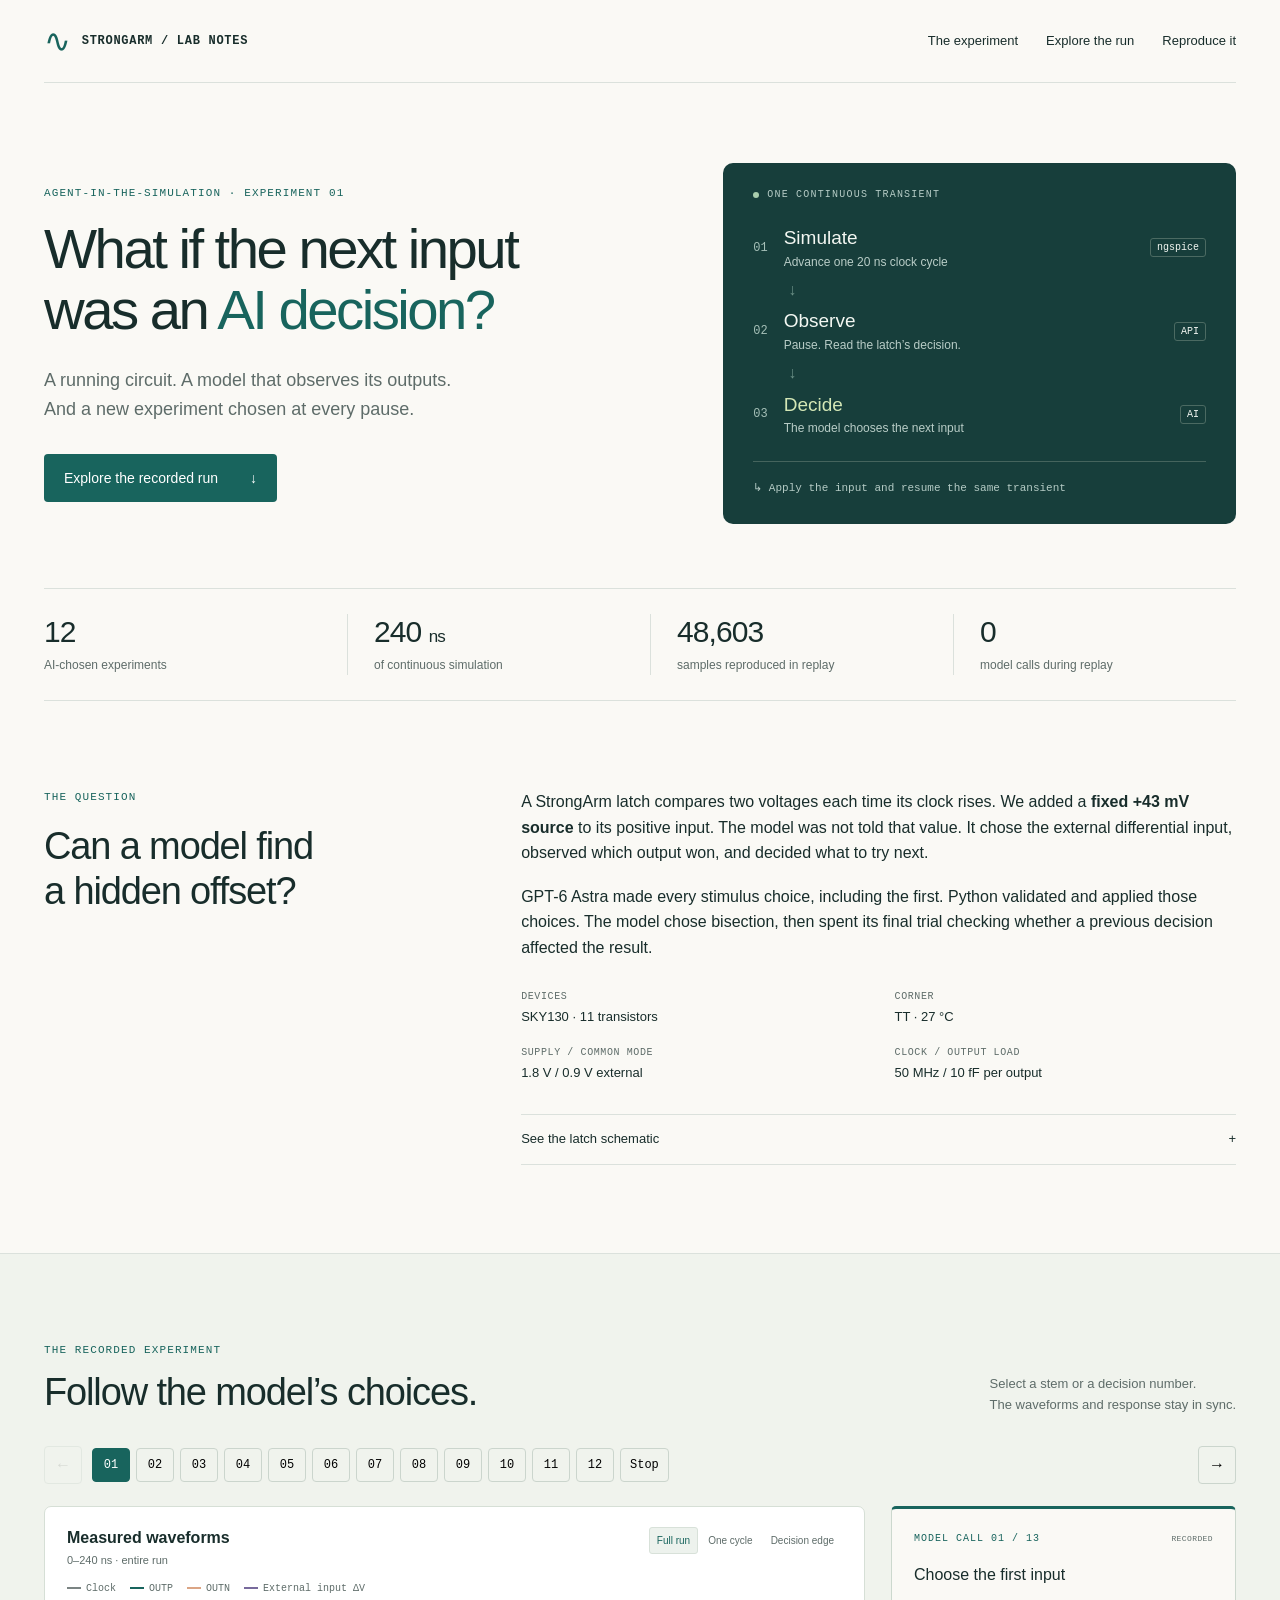
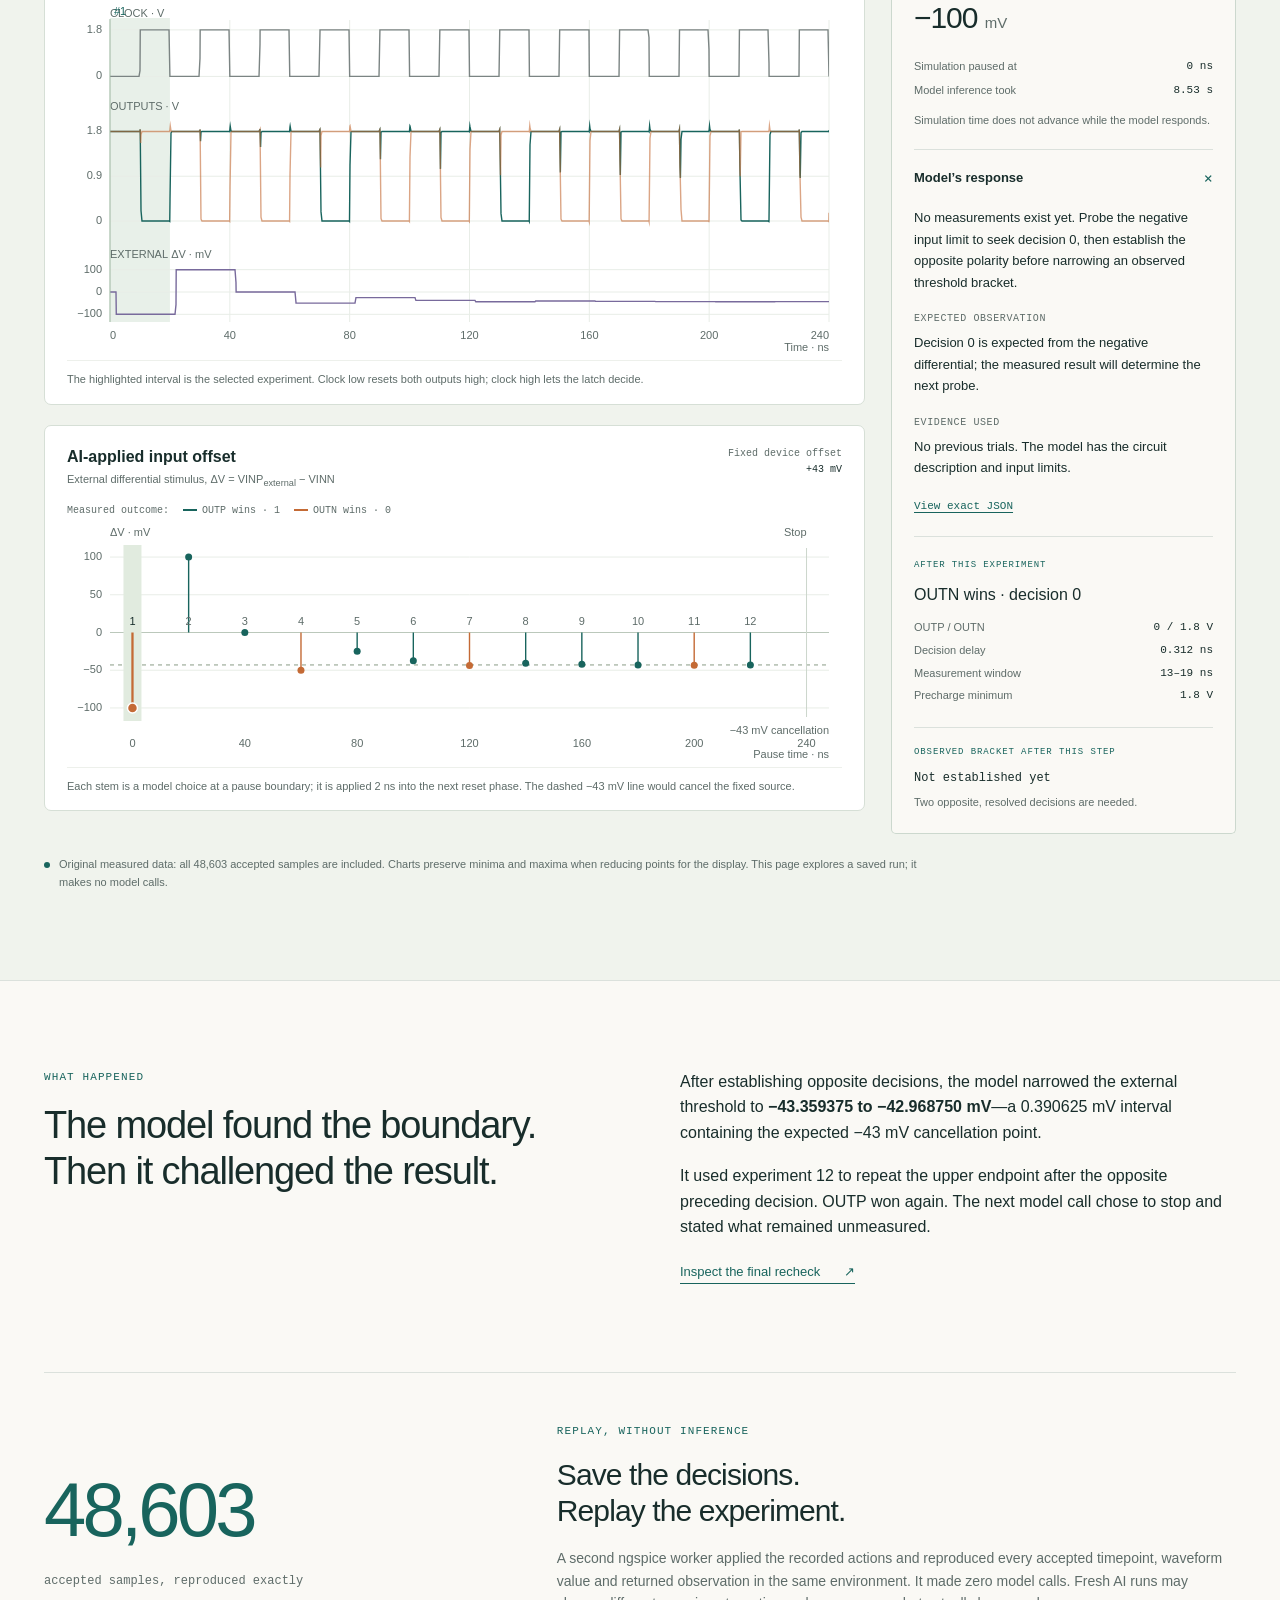
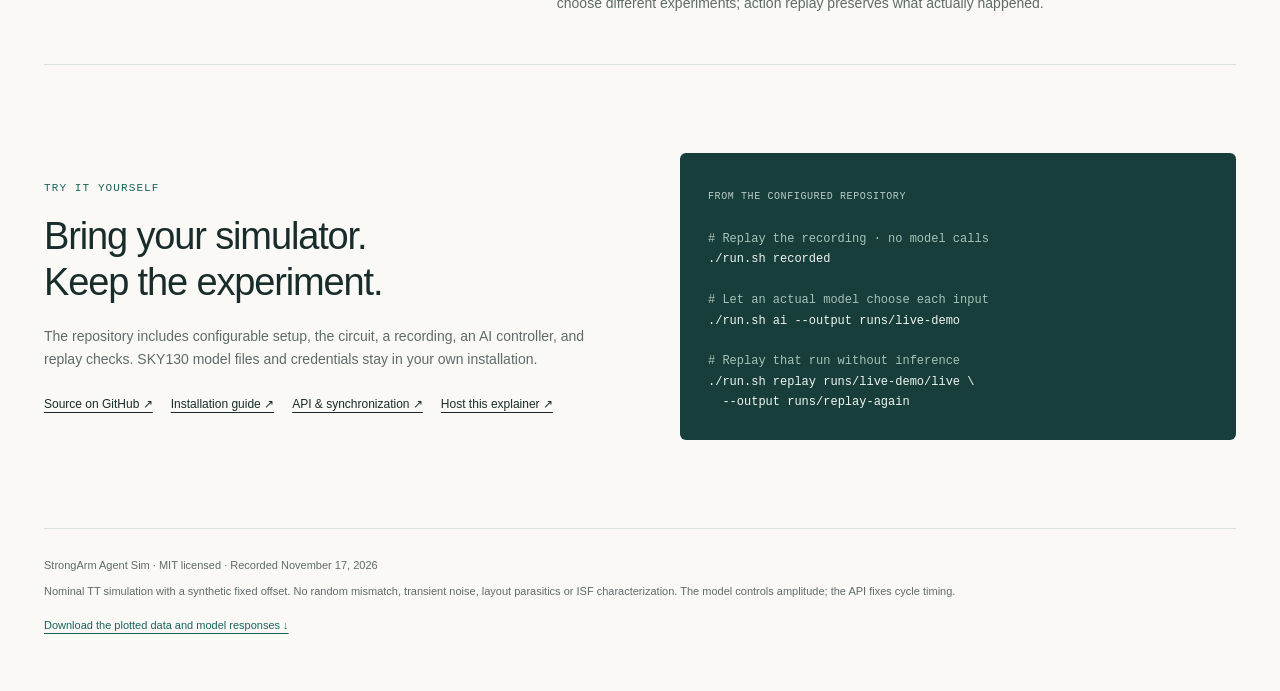
<file: docs/index.html>
<!doctype html>
<html lang="en">
<head>
  <meta charset="utf-8">
  <meta name="viewport" content="width=device-width, initial-scale=1">
  <meta name="description" content="Explore a real AI-in-the-simulation experiment: a model chooses inputs for a SKY130 StrongArm latch, observes its outputs, and records every decision for exact replay.">
  <meta name="theme-color" content="#173e3b">
  <title>An agent inside the simulation · StrongArm experiment</title>
  <link rel="icon" href="data:,">
  <link rel="stylesheet" href="assets/explainer.css">
  <script defer src="assets/experiment.js"></script>
  <script defer src="assets/explainer.js"></script>
  <script data-goatcounter="https://jasonpjacobs.goatcounter.com/count"
          async src="//gc.zgo.at/count.js"></script>
</head>
<body>
<a class="skip-link" href="#explore">Skip to the experiment</a>
<header class="masthead wrap">
  <a class="wordmark" href="#top"><span class="wordmark-symbol" aria-hidden="true">∿</span> STRONGARM / LAB NOTES</a>
  <nav aria-label="Main"><a href="#experiment">The experiment</a><a href="#explore">Explore the run</a><a href="#reproduce">Reproduce it</a></nav>
</header>
<main id="top">
  <section class="hero wrap" aria-labelledby="title">
    <div class="hero-copy">
      <p class="eyebrow">AGENT-IN-THE-SIMULATION · EXPERIMENT 01</p>
      <h1 id="title">What if the next input <br>was an <em>AI decision?</em></h1>
      <p class="lede">A running circuit. A model that observes its outputs.<br class="wide-only"> And a new experiment chosen at every pause.</p>
      <a class="button primary" href="#explore">Explore the recorded run <span aria-hidden="true">↓</span></a>
    </div>
    <figure class="loop-figure" aria-label="The experiment loop: simulate one clock cycle, observe the outputs, ask the AI for the next input, then resume the same simulation.">
      <div class="loop-top"><span class="dot"></span> ONE CONTINUOUS TRANSIENT</div>
      <div class="loop-node"><span class="step-number">01</span><div><strong>Simulate</strong><span>Advance one 20 ns clock cycle</span></div><span class="node-tag">ngspice</span></div>
      <div class="loop-connector" aria-hidden="true">↓</div>
      <div class="loop-node"><span class="step-number">02</span><div><strong>Observe</strong><span>Pause. Read the latch’s decision.</span></div><span class="node-tag">API</span></div>
      <div class="loop-connector" aria-hidden="true">↓</div>
      <div class="loop-node model-node"><span class="step-number">03</span><div><strong>Decide</strong><span>The model chooses the next input</span></div><span class="node-tag">AI</span></div>
      <div class="loop-return">↳ Apply the input and resume the same transient</div>
    </figure>
  </section>
  <div class="facts wrap" aria-label="Recorded experiment results">
    <div><strong>12</strong><span>AI-chosen experiments</span></div>
    <div><strong>240 <small>ns</small></strong><span>of continuous simulation</span></div>
    <div><strong>48,603</strong><span>samples reproduced in replay</span></div>
    <div><strong>0</strong><span>model calls during replay</span></div>
  </div>

  <section class="intro wrap section" id="experiment" aria-labelledby="experiment-title">
    <div><p class="eyebrow">THE QUESTION</p><h2 id="experiment-title">Can a model find <br>a hidden offset?</h2></div>
    <div class="intro-body">
      <p>A StrongArm latch compares two voltages each time its clock rises. We added a <strong>fixed +43 mV source</strong> to its positive input. The model was not told that value. It chose the external differential input, observed which output won, and decided what to try next.</p>
      <p>GPT-6 Astra made every stimulus choice, including the first. Python validated and applied those choices. The model chose bisection, then spent its final trial checking whether a previous decision affected the result.</p>
      <dl class="conditions"><div><dt>Devices</dt><dd>SKY130 · 11 transistors</dd></div><div><dt>Corner</dt><dd>TT · 27 °C</dd></div><div><dt>Supply / common mode</dt><dd>1.8 V / 0.9 V external</dd></div><div><dt>Clock / output load</dt><dd>50 MHz / 10 fF per output</dd></div></dl>
      <details class="circuit-disclosure"><summary>See the latch schematic <span aria-hidden="true">+</span></summary><img src="circuit.png" alt="The 11-transistor SKY130 StrongArm latch: differential input pair, clocked tail, cross-coupled regenerative devices and four precharge transistors." loading="lazy" width="1800" height="1178"><p class="caption">The +43 mV series source is added outside this core, at its positive input. It raises the actual input-pair common mode by 21.5 mV.</p></details>
    </div>
  </section>

  <section class="explorer section" id="explore" aria-labelledby="explore-title">
    <div class="wrap">
      <div class="section-heading"><div><p class="eyebrow">THE RECORDED EXPERIMENT</p><h2 id="explore-title">Follow the model’s choices.</h2></div><p class="section-note">Select a stem or a decision number. <br>The waveforms and response stay in sync.</p></div>
      <noscript><p class="notice">Enable JavaScript to explore the recorded waveforms and decisions. The experiment description and setup guide remain available without it.</p></noscript>
      <div id="data-error" class="notice" role="alert" hidden></div>
      <div class="decision-navigation" aria-label="Choose a model decision">
        <button id="previous" class="icon-button" type="button" aria-label="Previous decision">←</button>
        <div id="decision-buttons" class="decision-buttons"></div>
        <button id="next" class="icon-button" type="button" aria-label="Next decision">→</button>
      </div>
      <div class="explorer-grid">
        <div class="plots">
          <figure class="plot-panel">
            <div class="plot-heading"><div><h3>Measured waveforms</h3><p id="wave-range" class="plot-subtitle">0–240 ns · entire run</p></div><div class="segmented" role="group" aria-label="Waveform time range"><button type="button" data-view="run" aria-pressed="true">Full run</button><button type="button" data-view="cycle" aria-pressed="false">One cycle</button><button type="button" data-view="edge" aria-pressed="false">Decision edge</button></div></div>
            <div class="legend wave-legend"><span><i class="swatch clock"></i>Clock</span><span><i class="swatch positive"></i>OUTP</span><span title="40% transparency"><i class="swatch negative"></i>OUTN</span><span><i class="swatch input"></i>External input ΔV</span></div>
            <div class="canvas-box"><canvas id="waveforms" role="img" aria-label="Measured clock, complementary output voltages and external differential input versus simulation time"></canvas><output id="wave-cursor" class="chart-tooltip" hidden></output></div>
            <figcaption id="wave-caption">The highlighted interval is the selected experiment. Clock low resets both outputs high; clock high lets the latch decide.</figcaption>
          </figure>
          <figure class="plot-panel stem-panel">
            <div class="plot-heading"><div><h3>AI-applied input offset</h3><p class="plot-subtitle">External differential stimulus, ΔV = VINP<sub>external</sub> − VINN</p></div><span class="fixed-offset">Fixed device offset <strong>+43 mV</strong></span></div>
            <div class="legend"><span>Measured outcome:</span><span><i class="swatch positive"></i>OUTP wins · 1</span><span><i class="swatch negative"></i>OUTN wins · 0</span></div>
            <div class="canvas-box"><canvas id="stems" role="img" aria-label="Stem plot of the AI-chosen external differential input in millivolts at each simulation-time decision boundary"></canvas><output id="stem-cursor" class="chart-tooltip" hidden></output></div>
            <figcaption>Each stem is a model choice at a pause boundary; it is applied 2 ns into the next reset phase. The dashed −43 mV line would cancel the fixed source.</figcaption>
          </figure>
        </div>
        <aside class="response-panel" aria-labelledby="response-heading">
          <div class="response-top"><span class="eyebrow" id="call-number">MODEL CALL 01 / 13</span><span class="recorded-label">RECORDED</span></div>
          <h3 id="response-heading">Choose the first input</h3>
          <p class="chosen-value" id="chosen-value">−100 <span>mV</span></p>
          <dl class="timing"><div><dt>Simulation paused at</dt><dd id="paused-time">0 ns</dd></div><div><dt>Model inference took</dt><dd id="inference-time">8.53 s</dd></div></dl>
          <p class="pause-note">Simulation time does not advance while the model responds.</p>
          <details class="model-disclosure" id="model-disclosure" open>
            <summary>Model’s response <span aria-hidden="true">+</span></summary>
            <div class="model-copy"><p id="model-explanation"></p><h4>Expected observation</h4><p id="expected-observation"></p><h4>Evidence used</h4><p id="evidence-used"></p><details class="raw-disclosure"><summary>View exact JSON</summary><pre id="raw-response"></pre></details></div>
          </details>
          <div class="outcome"><p class="eyebrow" id="outcome-label">AFTER THIS EXPERIMENT</p><p id="outcome-title"></p><dl id="outcome-metrics"></dl></div>
          <div class="bracket"><p class="eyebrow">OBSERVED BRACKET AFTER THIS STEP</p><strong id="bracket-value">Not established yet</strong><p id="bracket-width"></p></div>
        </aside>
      </div>
      <p id="selection-announcement" class="sr-only" aria-live="polite"></p>
      <div class="plot-footnote"><span class="status-dot" aria-hidden="true"></span><p>Original measured data: all 48,603 accepted samples are included. Charts preserve minima and maxima when reducing points for the display. This page explores a saved run; it makes no model calls.</p></div>
    </div>
  </section>

  <section class="takeaway wrap section" aria-labelledby="takeaway-title">
    <div><p class="eyebrow">WHAT HAPPENED</p><h2 id="takeaway-title">The model found the boundary. <br>Then it challenged the result.</h2></div>
    <div><p>After establishing opposite decisions, the model narrowed the external threshold to <strong>−43.359375 to −42.968750 mV</strong>—a 0.390625 mV interval containing the expected −43 mV cancellation point.</p><p>It used experiment 12 to repeat the upper endpoint after the opposite preceding decision. OUTP won again. The next model call chose to stop and stated what remained unmeasured.</p><a class="text-link" id="show-recheck" href="#explore">Inspect the final recheck <span aria-hidden="true">↗</span></a></div>
  </section>
  <section class="replay-section wrap" aria-labelledby="replay-title"><div class="replay-number">48,603<span>accepted samples, reproduced exactly</span></div><div><p class="eyebrow">REPLAY, WITHOUT INFERENCE</p><h2 id="replay-title">Save the decisions. <br>Replay the experiment.</h2><p>A second ngspice worker applied the recorded actions and reproduced every accepted timepoint, waveform value and returned observation in the same environment. It made zero model calls. Fresh AI runs may choose different experiments; action replay preserves what actually happened.</p></div></section>
  <section class="reproduce wrap section" id="reproduce" aria-labelledby="reproduce-title"><div><p class="eyebrow">TRY IT YOURSELF</p><h2 id="reproduce-title">Bring your simulator. <br>Keep the experiment.</h2><p>The repository includes configurable setup, the circuit, a recording, an AI controller, and replay checks. SKY130 model files and credentials stay in your own installation.</p><div class="resource-links"><a href="https://github.com/jasonpjacobs/strongarm-agent-sim">Source on GitHub ↗</a><a href="setup.md">Installation guide ↗</a><a href="architecture.md">API &amp; synchronization ↗</a><a href="pages.md">Host this explainer ↗</a></div></div><div class="code-card"><span>From the configured repository</span><pre><code><span class="code-comment"># Replay the recording · no model calls</span>
./run.sh recorded

<span class="code-comment"># Let an actual model choose each input</span>
./run.sh ai --output runs/live-demo

<span class="code-comment"># Replay that run without inference</span>
./run.sh replay runs/live-demo/live \
  --output runs/replay-again</code></pre></div></section>
  <footer class="wrap"><p>StrongArm Agent Sim · MIT licensed · Recorded November 17, 2026</p><p>Nominal TT simulation with a synthetic fixed offset. No random mismatch, transient noise, layout parasitics or ISF characterization. The model controls amplitude; the API fixes cycle timing.</p><button id="download-data" type="button" class="text-button">Download the plotted data and model responses ↓</button></footer>
</main>
</body>
</html>
</file>
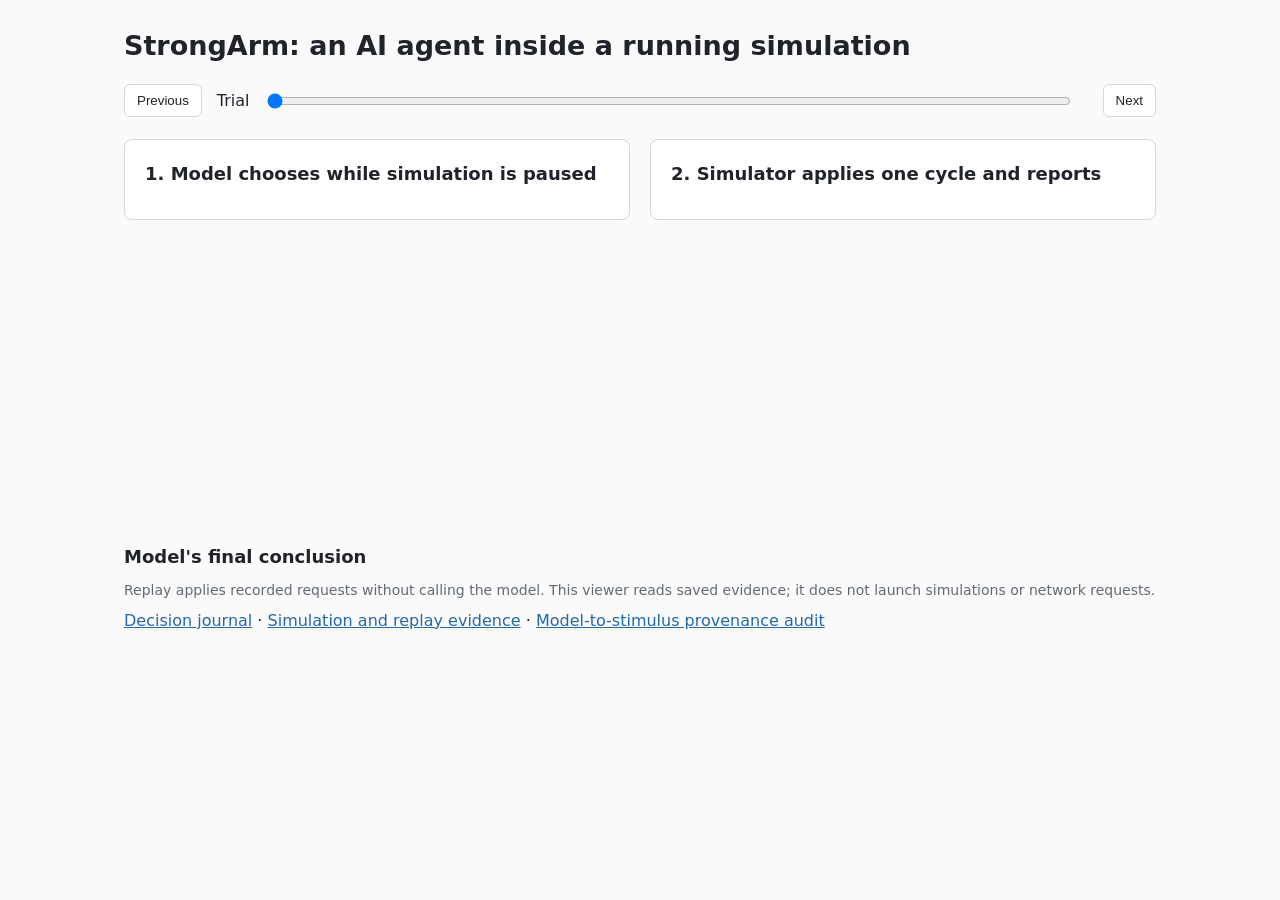
<file: strongarm_sim/viewer.html>
<!doctype html>
<html lang="en">
<meta charset="utf-8">
<meta name="viewport" content="width=device-width, initial-scale=1">
<title>StrongArm agent-in-the-simulation run</title>
<style>
:root {color-scheme:light dark; --bg:#fafafa; --fg:#20242a; --muted:#626a74; --line:#d3d9e0; --panel:#ffffff; --positive:#2269a6; --negative:#b76128;}
@media(prefers-color-scheme:dark){:root{--bg:#181b20;--fg:#ebeff4;--muted:#b2bcc9;--line:#414a56;--panel:#232831;--positive:#75b5ed;--negative:#eda36e;}}
*{box-sizing:border-box} body{margin:0;background:var(--bg);color:var(--fg);font:16px/1.5 system-ui,sans-serif}
main{max-width:1080px;margin:auto;padding:30px 24px}h1{font-size:27px;line-height:1.2;margin:0 0 10px}h2{font-size:18px;margin:0 0 10px}
p{margin:8px 0} .muted{color:var(--muted)} .controls{display:flex;align-items:center;gap:15px;margin:22px 0}input{flex:1;min-width:90px}
button{background:var(--panel);color:var(--fg);border:1px solid var(--line);border-radius:6px;padding:8px 12px;cursor:pointer}button:disabled{opacity:.4;cursor:default}
.panels{display:grid;grid-template-columns:1fr 1fr;gap:20px}.panel{padding:20px;background:var(--panel);border:1px solid var(--line);border-radius:8px}
.number{font-size:26px;font-variant-numeric:tabular-nums;margin:12px 0}.small{font-size:14px}.chart{width:100%;height:auto;margin:18px 0}
svg text{fill:var(--muted);font:13px system-ui,sans-serif}.grid{stroke:var(--line);stroke-width:1}.mark{cursor:pointer}a{color:var(--positive)}
@media(max-width:700px){.panels{grid-template-columns:1fr} main{padding:20px 14px} .controls{gap:8px}}
</style>
<main>
<h1>StrongArm: an AI agent inside a running simulation</h1>
<p id="summary" class="muted"></p>
<p id="replay" class="small"></p>
<div class="controls"><button id="previous" type="button">Previous</button><label for="step">Trial</label><input id="step" type="range" min="1" value="1"><strong id="step-label"></strong><button id="next" type="button">Next</button></div>
<div class="panels">
 <section class="panel"><h2>1. Model chooses while simulation is paused</h2><div id="chosen" class="number"></div><p id="pause" class="muted small"></p><p id="explanation"></p><p id="expectation" class="small muted"></p></section>
 <section class="panel"><h2>2. Simulator applies one cycle and reports</h2><div id="decision" class="number"></div><p id="outputs"></p><p id="measurements" class="small"></p><p id="next-choice" class="small muted"></p></section>
</div>
<svg id="chart" class="chart" viewBox="0 0 960 260" role="img" aria-label="AI-selected external differential stimulus by trial"></svg>
<h2>Model's final conclusion</h2><p id="conclusion"></p>
<p class="small muted">Replay applies recorded requests without calling the model. This viewer reads saved evidence; it does not launch simulations or network requests.</p>
<p><a href="decisions.jsonl">Decision journal</a> · <a href="verification.json">Simulation and replay evidence</a> · <a href="provenance-audit.json">Model-to-stimulus provenance audit</a></p>
</main>
<script id="run-data" type="application/json">__RUN_DATA__</script>
<script>
const data=JSON.parse(document.getElementById('run-data').textContent), rows=data.history;
const get=id=>document.getElementById(id), slider=get('step');
slider.max=rows.length;
get('summary').textContent=(data.provider?data.provider+' · ':'')+[...new Set(data.runtime_models)].join(', ')+': '+data.ai_selected_trials+' AI-selected trials, '+data.model_calls+' model calls, one continuous transient.';
get('replay').textContent='Verified replay: '+data.replay.identical_points.toLocaleString()+' identical accepted samples; no model calls during replay.';
get('conclusion').textContent=data.final_model_response.explanation;
function show(){
 const index=Number(slider.value)-1,h=rows[index],o=h.result.trial;
 get('step-label').textContent=(index+1)+' / '+rows.length;
 get('previous').disabled=index===0;get('next').disabled=index===rows.length-1;
 get('chosen').textContent=h.proposal.diff_mV.toFixed(6)+' mV';
 get('pause').textContent='Epoch '+h.proposal.based_on_epoch+' · simulation time '+(h.proposal.based_on_epoch*20)+' ns · unchanged during '+h.inference_wall_seconds.toFixed(2)+' s of inference';
 get('explanation').textContent=h.proposal.explanation;
 get('expectation').textContent='Expected learning: '+h.proposal.expected_observation;
 get('decision').textContent=o.decision===null?'Unresolved':o.decision===1?'OUTP high · decision 1':'OUTN high · decision 0';
 get('outputs').textContent='OUTP '+o.outp_V.toFixed(6)+' V · OUTN '+o.outn_V.toFixed(6)+' V';
 get('measurements').textContent='Observed at '+(h.result.time_s*1e9).toFixed(3)+' ns. Decision delay '+(o.decision_delay_s===null?'unresolved':(o.decision_delay_s*1e9).toFixed(3)+' ns')+'. Minimum precharge '+o.reset_min_V.toFixed(4)+' V.';
 get('next-choice').textContent=index+1<rows.length?'This measurement was included in the next model call, which chose '+rows[index+1].proposal.diff_mV+' mV.':'This measurement was included in the final model call, which chose to stop.';
 chart(index);
}
function chart(selected){
 const svg=get('chart'),ns='http://www.w3.org/2000/svg';svg.replaceChildren();
 const add=(name,attrs,text)=>{const n=document.createElementNS(ns,name);Object.entries(attrs).forEach(([k,v])=>n.setAttribute(k,v));if(text!==undefined)n.textContent=text;svg.appendChild(n);return n;};
 const x=i=>70+i*820/Math.max(1,rows.length-1),y=v=>30+(100-v)*.8;
 [-100,-50,0,50,100].forEach(v=>{add('line',{x1:65,x2:910,y1:y(v),y2:y(v),class:'grid'});add('text',{x:55,y:y(v)+4,'text-anchor':'end'},v);});
 add('text',{x:70,y:15},'External differential input (mV)');
 rows.forEach((h,i)=>{const color=h.result.trial.decision===1?'var(--positive)':'var(--negative)';const mark=add('circle',{cx:x(i),cy:y(h.proposal.diff_mV),r:i===selected?8:5,fill:color,class:'mark',tabindex:0,role:'button','aria-label':'Trial '+(i+1)+', '+h.proposal.diff_mV+' millivolts'});const title=document.createElementNS(ns,'title');title.textContent='Trial '+(i+1)+': '+h.proposal.diff_mV+' mV, decision '+h.result.trial.decision;mark.appendChild(title);mark.onclick=()=>{slider.value=i+1;show();};mark.onkeydown=e=>{if(e.key==='Enter'||e.key===' '){e.preventDefault();slider.value=i+1;show();}};add('text',{x:x(i),y:216,'text-anchor':'middle'},i+1);});
 add('text',{x:480,y:245,'text-anchor':'middle'},'Trial / clock cycle');
}
get('previous').onclick=()=>{slider.value=Number(slider.value)-1;show();};get('next').onclick=()=>{slider.value=Number(slider.value)+1;show();};slider.oninput=show;show();
</script>
</html>
</file>
<file: docs/assets/explainer.css>
:root{color-scheme:light;--paper:#faf9f5;--ink:#182d2b;--muted:#5e6c69;--rule:#dbe1dc;--green:#18645d;--green-light:#e8f0e9;--orange:#c46a35;--purple:#786a9c;--clock:#7b8483;--white:#fff;--mono:ui-monospace,SFMono-Regular,Consolas,"Liberation Mono",monospace;--sans:Inter,-apple-system,BlinkMacSystemFont,"Segoe UI",sans-serif}
*{box-sizing:border-box}html{scroll-behavior:smooth;scroll-padding-top:24px}body{margin:0;background:var(--paper);color:var(--ink);font:16px/1.6 var(--sans)}button,a,input,summary{-webkit-tap-highlight-color:transparent}a{color:inherit;text-underline-offset:4px}button,summary{cursor:pointer}button{font:inherit}button:disabled{cursor:default;opacity:.35}button:focus-visible,a:focus-visible,summary:focus-visible{outline:3px solid var(--orange);outline-offset:4px}.wrap{width:min(1280px,calc(100% - 88px));margin:auto}.section{padding-block:88px}.masthead{display:flex;align-items:center;justify-content:space-between;gap:25px;padding-block:25px;border-bottom:1px solid var(--rule)}.wordmark{display:flex;align-items:center;gap:10px;text-decoration:none;font:600 12px var(--mono);letter-spacing:.06em}.wordmark-symbol{font:32px/1 var(--sans);color:var(--green)}nav{display:flex;gap:28px;font-size:13px}nav a{text-decoration:none}nav a:hover{color:var(--green);text-decoration:underline}.hero{display:grid;grid-template-columns:1.2fr 1fr;gap:64px;align-items:center;padding-block:80px 64px}.eyebrow{font:11px/1.5 var(--mono);letter-spacing:.1em;color:var(--green);margin:0 0 18px}.hero h1{font-size:clamp(38px,4.4vw,66px);font-weight:500;line-height:1.08;letter-spacing:-.045em;margin:0}.hero h1 em{font-style:normal;color:var(--green)}.lede{font-size:18px;line-height:1.6;color:var(--muted);margin:25px 0 30px}.button{display:inline-flex;align-items:center;gap:32px;text-decoration:none;padding:13px 20px;border-radius:4px;font-size:14px}.primary{background:var(--green);color:var(--white)}.primary:hover{background:#104d48}.loop-figure{margin:0;background:#173e3b;color:#f3f7f2;padding:26px 30px;border-radius:10px}.loop-top{font:10px var(--mono);letter-spacing:.12em;color:#b5cbc5;margin-bottom:24px;display:flex;align-items:center;gap:8px}.dot,.status-dot{display:inline-block;width:6px;height:6px;background:#a9ceae;border-radius:50%;flex-shrink:0}.loop-node{display:flex;align-items:center;gap:16px}.step-number{font:12px var(--mono);color:#a5bfb7}.loop-node strong{font-size:19px;font-weight:500;display:block;line-height:1.5}.loop-node div>span{font-size:12px;color:#b9cdc7;display:block}.node-tag{font:10px var(--mono);margin-left:auto;border:1px solid #4b6a62;border-radius:3px;padding:3px 6px}.loop-connector{color:#6c9187;margin:5px 0 5px 35px}.model-node strong{color:#d4e7b6}.loop-return{font:11px/1.6 var(--mono);color:#b5cbc5;margin-top:23px;padding-top:18px;border-top:1px solid #45645d}.facts{display:grid;grid-template-columns:repeat(4,1fr);border-block:1px solid var(--rule);padding-block:25px;gap:20px}.facts>div{padding-inline:26px;border-left:1px solid var(--rule)}.facts>div:first-child{padding-left:0;border-left:0}.facts strong{font-weight:500;font-size:30px;line-height:1.2;letter-spacing:-.03em;font-variant-numeric:tabular-nums}.facts small{font-size:17px;font-weight:400}.facts span{display:block;font-size:12px;color:var(--muted);margin-top:6px}.intro{display:grid;grid-template-columns:1fr 1.8fr;gap:80px}h2{font-size:clamp(28px,3vw,38px);line-height:1.2;font-weight:500;letter-spacing:-.03em;margin:0}p{margin:0 0 18px}.intro-body>p{max-width:760px}.intro-body strong,.takeaway strong{font-weight:600}.conditions{display:grid;grid-template-columns:1fr 1fr;gap:20px 32px;margin:30px 0}.conditions dt{font:10px var(--mono);letter-spacing:.06em;text-transform:uppercase;color:var(--muted)}.conditions dd{margin:5px 0 0;font-size:13px}.circuit-disclosure{border-top:1px solid var(--rule);border-bottom:1px solid var(--rule)}summary{list-style:none}summary::-webkit-details-marker{display:none}.circuit-disclosure summary{display:flex;justify-content:space-between;align-items:center;padding-block:14px;font-size:13px}.circuit-disclosure img{width:100%;height:auto;background:white;display:block}.caption{font-size:12px;color:var(--muted);margin:16px 0}details[open]>summary>span:last-child{transform:rotate(45deg)}.explorer{background:#f0f3ed;border-block:1px solid var(--rule)}.section-heading{display:flex;align-items:end;justify-content:space-between;gap:20px;margin-bottom:30px}.section-heading .eyebrow{margin-bottom:12px}.section-note{font-size:13px;color:var(--muted);margin:0}.decision-navigation{display:flex;gap:10px;align-items:center;margin-bottom:22px}.icon-button{width:38px;height:38px;flex-shrink:0;background:none;border:1px solid #cbd5cd;border-radius:4px}.decision-buttons{display:flex;flex-wrap:wrap;gap:6px;flex:1}.decision-buttons button{height:34px;min-width:38px;padding:0 9px;background:transparent;border:1px solid #cbd5cd;border-radius:4px;font:12px var(--mono)}.decision-buttons button[aria-pressed=true]{background:var(--green);border-color:var(--green);color:white}.decision-buttons button:hover:not([aria-pressed=true]){background:#e0e8df}.explorer-grid{display:grid;grid-template-columns:minmax(0,1fr) 345px;gap:26px;align-items:start}.plots{min-width:0;display:flex;flex-direction:column;gap:20px}.plot-panel{background:var(--white);border:1px solid #d6dfd6;border-radius:7px;padding:20px 22px 15px;margin:0;min-width:0}.plot-heading{display:flex;justify-content:space-between;align-items:start;gap:16px;margin-bottom:14px}.plot-heading h3{font-size:16px;font-weight:600;line-height:1.4;margin:0 0 3px}.plot-subtitle{font-size:11px;color:var(--muted);margin:0;line-height:1.5}.segmented{display:flex;gap:2px;flex-wrap:wrap;justify-content:flex-end;max-width:225px}.segmented button{font-size:10px;line-height:1.5;padding:5px 7px;white-space:nowrap;border:1px solid transparent;border-radius:3px;color:var(--muted);background:transparent}.segmented button[aria-pressed=true]{background:#edf2ed;border-color:#d8e1d9;color:var(--green)}.legend{display:flex;gap:14px;flex-wrap:wrap;font:10px var(--mono);color:var(--muted);margin-bottom:8px}.legend>span{display:flex;align-items:center;gap:5px}.swatch{display:inline-block;width:14px;height:2px}.swatch.clock{background:var(--clock)}.swatch.positive{background:var(--green)}.swatch.negative{background:var(--orange)}.swatch.input{background:var(--purple)}.canvas-box{position:relative;min-width:0}canvas{width:100%;display:block;touch-action:pan-y}#waveforms{height:350px}#stems{height:235px}.chart-tooltip{position:absolute;z-index:3;pointer-events:none;background:#183d38;color:white;padding:8px 10px;border-radius:4px;max-width:245px;white-space:pre-line;font:11px/1.5 var(--mono);box-shadow:0 3px 12px #183d3820}figcaption{font-size:11px;line-height:1.6;color:var(--muted);border-top:1px solid #edf0eb;padding-top:10px;margin-top:8px}.fixed-offset{font:10px/1.6 var(--mono);text-align:right;color:var(--muted);white-space:nowrap}.fixed-offset strong{display:block;color:var(--ink);font-weight:500}.response-panel{background:var(--paper);border:1px solid #ccd8ce;border-top:3px solid var(--green);border-radius:5px;padding:22px;min-width:0;position:sticky;top:22px}.response-top{display:flex;justify-content:space-between;gap:12px;align-items:center;margin-bottom:18px}.response-top .eyebrow{font-size:10px;margin:0}.recorded-label{font:8px var(--mono);color:var(--muted);letter-spacing:.05em}.response-panel>h3{font-size:16px;line-height:1.4;font-weight:500;margin:0 0 14px}.chosen-value{font-size:30px;line-height:1.2;font-weight:500;letter-spacing:-.035em;font-variant-numeric:tabular-nums;margin:0 0 22px}.chosen-value span{font-size:15px;color:var(--muted);font-weight:400;letter-spacing:0}.timing{margin:0}.timing>div{display:flex;justify-content:space-between;gap:10px;margin:6px 0;font-size:11px}.timing dt{color:var(--muted)}.timing dd{margin:0;font-family:var(--mono);white-space:nowrap}.pause-note{font-size:11px;line-height:1.6;color:var(--muted);margin:12px 0 20px}.model-disclosure{border-block:1px solid var(--rule)}.model-disclosure>summary{padding:15px 0;font-size:13px;font-weight:600;display:flex;justify-content:space-between;align-items:center}.model-disclosure>summary span{font-weight:400;font-size:17px;color:var(--green)}.model-copy{font-size:13px;line-height:1.65;padding-bottom:18px}.model-copy p{margin:0 0 16px}.model-copy h4{font:10px var(--mono);color:var(--muted);text-transform:uppercase;letter-spacing:.06em;margin:20px 0 8px}.raw-disclosure summary{font:11px var(--mono);text-decoration:underline;text-underline-offset:3px;color:var(--green);padding-block:6px}.raw-disclosure pre{font:10px/1.6 var(--mono);white-space:pre-wrap;overflow-wrap:anywhere;background:#eaf0e8;padding:12px;border-radius:3px;margin:10px 0 0}.outcome{padding-top:22px}.outcome .eyebrow,.bracket .eyebrow{font-size:9px;margin-bottom:9px}.outcome>p:not(.eyebrow){font-size:16px;font-weight:500;margin-bottom:12px}.outcome dl{font-size:11px;margin:0;display:grid;gap:5px}.outcome dl>div{display:flex;justify-content:space-between;gap:8px}.outcome dt{color:var(--muted)}.outcome dd{font-family:var(--mono);margin:0}.bracket{border-top:1px solid var(--rule);padding-top:18px;margin-top:22px}.bracket strong{display:block;font:12px/1.7 var(--mono)}.bracket>p:last-child{color:var(--muted);font-size:11px;margin:5px 0 0}.plot-footnote{display:flex;align-items:start;gap:9px;color:var(--muted);font-size:11px;max-width:900px;margin-top:22px}.plot-footnote .status-dot{margin-top:6px;background:var(--green)}.plot-footnote p{margin:0}.takeaway{display:grid;grid-template-columns:1fr 1fr;gap:80px}.takeaway p:not(.eyebrow){font-size:16px}.text-link{text-decoration:none;font-size:13px;color:var(--green);border-bottom:1px solid var(--green);padding-bottom:4px}.text-link span{margin-left:20px}.replay-section{display:grid;grid-template-columns:1fr 1.5fr;gap:60px;border-block:1px solid var(--rule);padding-block:50px;align-items:center}.replay-number{font-size:clamp(48px,6vw,76px);font-weight:500;letter-spacing:-.05em;color:var(--green)}.replay-number span{display:block;font:12px var(--mono);letter-spacing:0;color:var(--muted);margin-top:4px}.replay-section h2{font-size:30px;margin-bottom:18px}.replay-section p:last-child{color:var(--muted);font-size:14px;margin:0}.reproduce{display:grid;grid-template-columns:1fr 1fr;gap:80px;align-items:center}.reproduce h2{margin-bottom:20px}.reproduce p:not(.eyebrow){font-size:14px;color:var(--muted)}.resource-links{display:flex;flex-wrap:wrap;gap:18px;font-size:12px;margin-top:25px}.code-card{background:#173e3b;color:#f0f6ef;padding:28px;border-radius:6px;min-width:0}.code-card>span{font:10px var(--mono);color:#b9ccc5;text-transform:uppercase;letter-spacing:.06em}.code-card pre{font:12px/1.7 var(--mono);margin:22px 0 0;white-space:pre-wrap;overflow-wrap:anywhere}.code-comment{color:#a4c4b8}footer{border-top:1px solid var(--rule);padding-block:28px 40px;font-size:11px;color:var(--muted)}footer p{margin-bottom:8px;max-width:960px}.text-button{border:0;background:none;padding:8px 0;color:var(--green);text-decoration:underline;text-underline-offset:4px;font-size:11px}.notice{background:#f6e5d6;padding:16px;border-radius:4px;margin-bottom:20px}.skip-link{position:absolute;top:-100px;left:20px;padding:10px;background:white;z-index:9}.skip-link:focus{top:10px}.sr-only{position:absolute;width:1px;height:1px;padding:0;margin:-1px;overflow:hidden;clip:rect(0,0,0,0);white-space:nowrap;border:0}
@media(min-width:1500px){.hero h1{font-size:66px}}
@media(max-width:1100px){.wrap{width:calc(100% - 56px)}.hero{gap:38px}.hero h1{font-size:48px}.explorer-grid{grid-template-columns:minmax(0,1fr) 305px;gap:18px}.plot-panel{padding:17px 16px 13px}.plot-heading{flex-wrap:wrap;gap:10px}.segmented{max-width:none;justify-content:start}.response-panel{padding:18px}.intro,.takeaway,.reproduce{gap:45px}.facts>div{padding-inline:18px}}
@media(max-width:860px){.hero{grid-template-columns:1fr 1fr;gap:28px;padding-block:55px}.hero h1{font-size:40px}.hero h1 br{display:none}.lede{font-size:16px}.loop-figure{padding:22px}.loop-node{gap:10px}.node-tag{display:none}.loop-node strong{font-size:17px}.explorer-grid{grid-template-columns:1fr}.response-panel{position:static;display:block}.model-copy{max-width:740px}.chosen-value{font-size:32px}.timing{max-width:360px}.outcome dl{max-width:360px}.facts strong{font-size:25px}.intro{grid-template-columns:1fr 1.6fr;gap:35px}.section{padding-block:64px}.replay-section{gap:35px}.section-note{max-width:240px}.wide-only{display:none}.stem-panel .plot-heading{flex-wrap:nowrap}}
@media(max-width:600px){.wrap{width:calc(100% - 32px)}.masthead{padding-block:19px}.wordmark{font-size:10px}.masthead nav{display:none}.hero{grid-template-columns:1fr;padding-block:42px;gap:30px}.hero h1{font-size:43px;max-width:470px}.hero h1 br{display:block}.lede{font-size:16px}.eyebrow{font-size:10px;margin-bottom:14px}.loop-figure{padding:24px}.node-tag{display:block}.loop-node strong{font-size:18px}.facts{grid-template-columns:1fr 1fr;gap:22px 15px;padding-block:25px}.facts>div{padding-left:15px}.facts>div:nth-child(odd){border-left:none;padding-left:0}.facts strong{font-size:30px}.facts span{font-size:11px}.intro,.takeaway,.replay-section,.reproduce{grid-template-columns:1fr;gap:26px}.intro h2 br,.takeaway h2 br{display:none}.section{padding-block:52px}.conditions{gap:18px;font-size:12px}.section-heading{display:block;margin-bottom:23px}.section-note{margin-top:15px;max-width:none}.section-note br{display:none}.decision-navigation{gap:6px;align-items:start}.decision-buttons{gap:5px}.decision-buttons button{height:36px;min-width:34px;padding:0 7px}.icon-button{height:36px;width:30px}.plot-panel{padding:16px 11px 12px}.plot-heading{gap:8px}.plot-heading h3{font-size:15px}.legend{gap:11px;font-size:9px}.segmented button{font-size:11px;padding:6px}.fixed-offset{font-size:9px;white-space:normal;max-width:90px}.plot-subtitle{font-size:10px}.response-panel{padding:22px}.response-top .eyebrow{font-size:10px}.model-copy{font-size:14px}.model-copy h4{font-size:11px}.timing>div,.pause-note,.outcome dl,.bracket>p:last-child{font-size:12px}.outcome .eyebrow,.bracket .eyebrow{font-size:10px}.raw-disclosure pre{font-size:11px}.replay-section{padding-block:35px}.replay-number{font-size:58px}.reproduce{gap:25px}.code-card{padding:22px}.code-card pre{font-size:11px}.resource-links{gap:15px}.plot-footnote{font-size:11px}.button{gap:25px}}
@media(prefers-reduced-motion:reduce){html{scroll-behavior:auto}}
/* OUTN stays visible at 40% transparency, matching the waveform stroke. */
.wave-legend .swatch.negative{opacity:.6}
</file>
